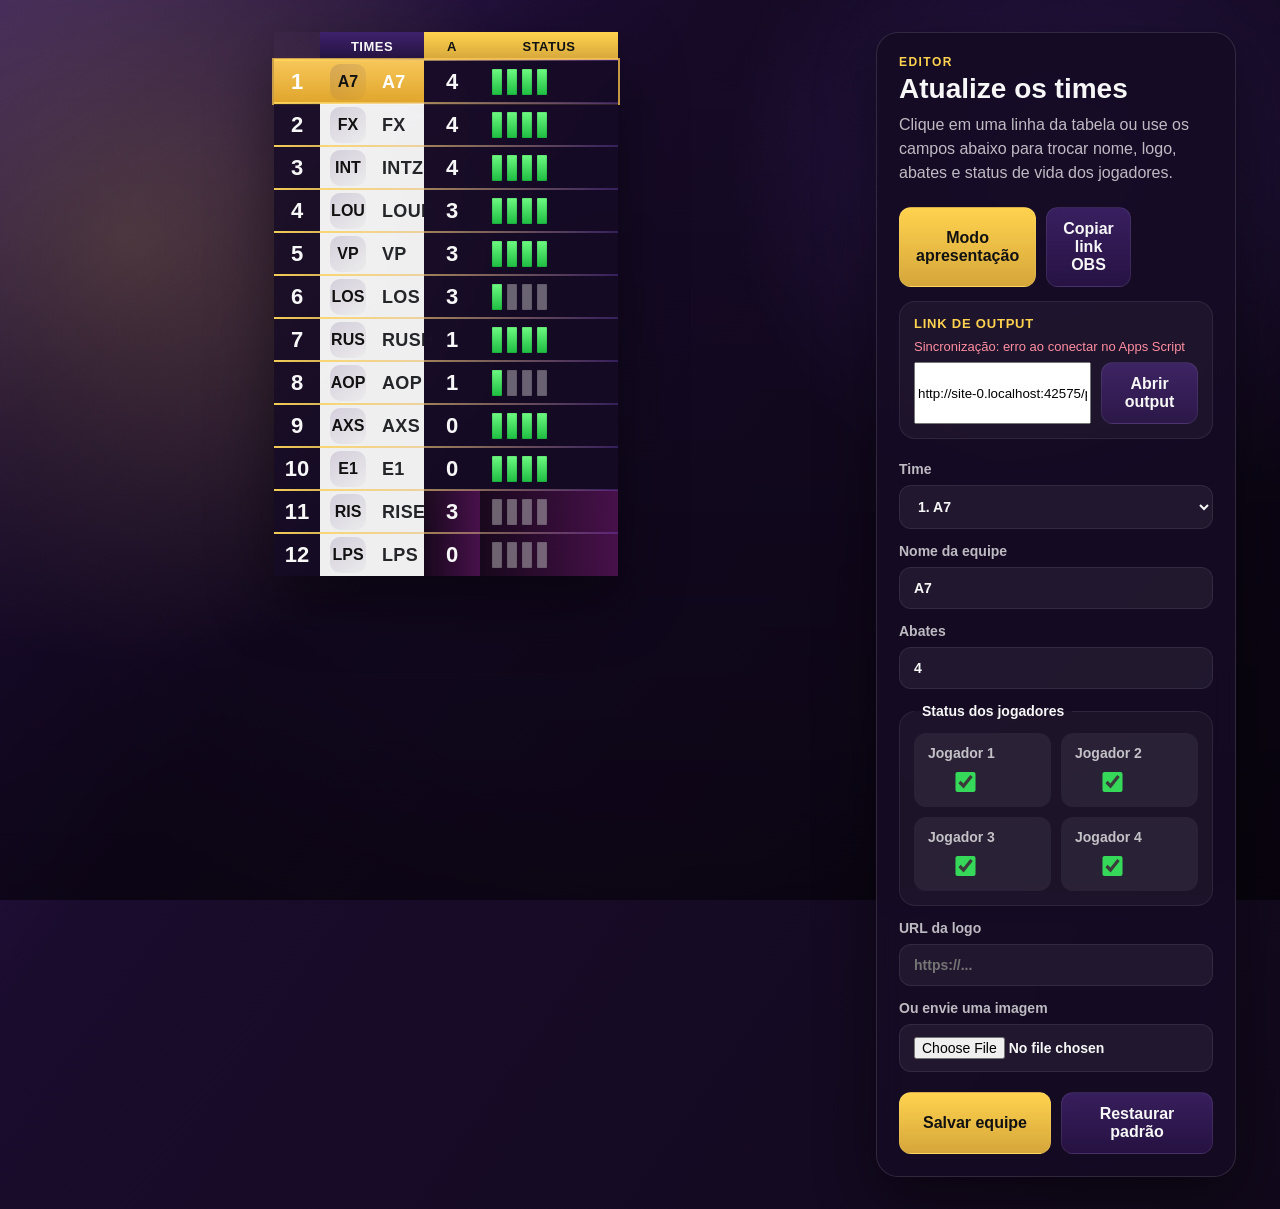
<file: index.html>
<!DOCTYPE html>
<html lang="pt-BR">
<head>
  <meta charset="UTF-8">
  <meta name="viewport" content="width=device-width, initial-scale=1.0">
  <title>Tabela Free Fire</title>
  <link rel="stylesheet" href="style.css">
</head>
<body>
  <main class="page-shell">
    <section class="scoreboard-section">
      <div class="scoreboard-frame">
        <div class="table-header">
          <div class="header-rank"></div>
          <div class="header-team">TIMES</div>
          <div class="header-points">A</div>
          <div class="header-status">STATUS</div>
        </div>

        <div id="scoreboard-body" class="table-body"></div>
      </div>
    </section>

    <aside class="editor-panel">
      <div class="panel-heading">
        <p class="eyebrow">Editor</p>
        <h1>Atualize os times</h1>
        <p class="panel-copy">Clique em uma linha da tabela ou use os campos abaixo para trocar nome, logo, abates e status de vida dos jogadores.</p>
      </div>

      <div class="presentation-actions">
        <button type="button" id="presentation-button" class="save-button">Modo apresentação</button>
        <button type="button" id="copy-output-link-button" class="ghost-button">Copiar link OBS</button>
        <button type="button" id="exit-presentation-button" class="ghost-button exit-button">Sair da apresentação</button>
      </div>

      <div class="output-box">
        <p class="output-label">Link de output</p>
        <p id="sync-status" class="sync-status">Sincronização: local</p>
        <div class="output-row">
          <input id="output-link" type="text" readonly>
          <button type="button" id="open-output-button" class="ghost-button">Abrir output</button>
        </div>
      </div>

      <form id="editor-form" class="editor-form">
        <label>
          Time
          <select id="team-select"></select>
        </label>

        <label>
          Nome da equipe
          <input id="team-name" type="text" maxlength="18" placeholder="Ex: LOUD">
        </label>

        <label>
          Abates
          <input id="team-points" type="number" min="0" max="99" placeholder="0">
        </label>

        <fieldset class="status-fieldset">
          <legend>Status dos jogadores</legend>
          <div class="player-status-grid">
            <label class="status-toggle">
              <span>Jogador 1</span>
              <input id="player-status-1" type="checkbox">
            </label>
            <label class="status-toggle">
              <span>Jogador 2</span>
              <input id="player-status-2" type="checkbox">
            </label>
            <label class="status-toggle">
              <span>Jogador 3</span>
              <input id="player-status-3" type="checkbox">
            </label>
            <label class="status-toggle">
              <span>Jogador 4</span>
              <input id="player-status-4" type="checkbox">
            </label>
          </div>
        </fieldset>

        <label>
          URL da logo
          <input id="team-logo-url" type="url" placeholder="https://...">
        </label>

        <label>
          Ou envie uma imagem
          <input id="team-logo-file" type="file" accept="image/*">
        </label>

        <div class="panel-actions">
          <button type="submit" class="save-button">Salvar equipe</button>
          <button type="button" id="reset-button" class="ghost-button">Restaurar padrão</button>
        </div>
      </form>
    </aside>
  </main>

  <button type="button" id="floating-exit-presentation-button" class="ghost-button floating-exit-button">Sair da apresentação</button>

  <script type="module" src="script.js"></script>
</body>
</html>
</file>
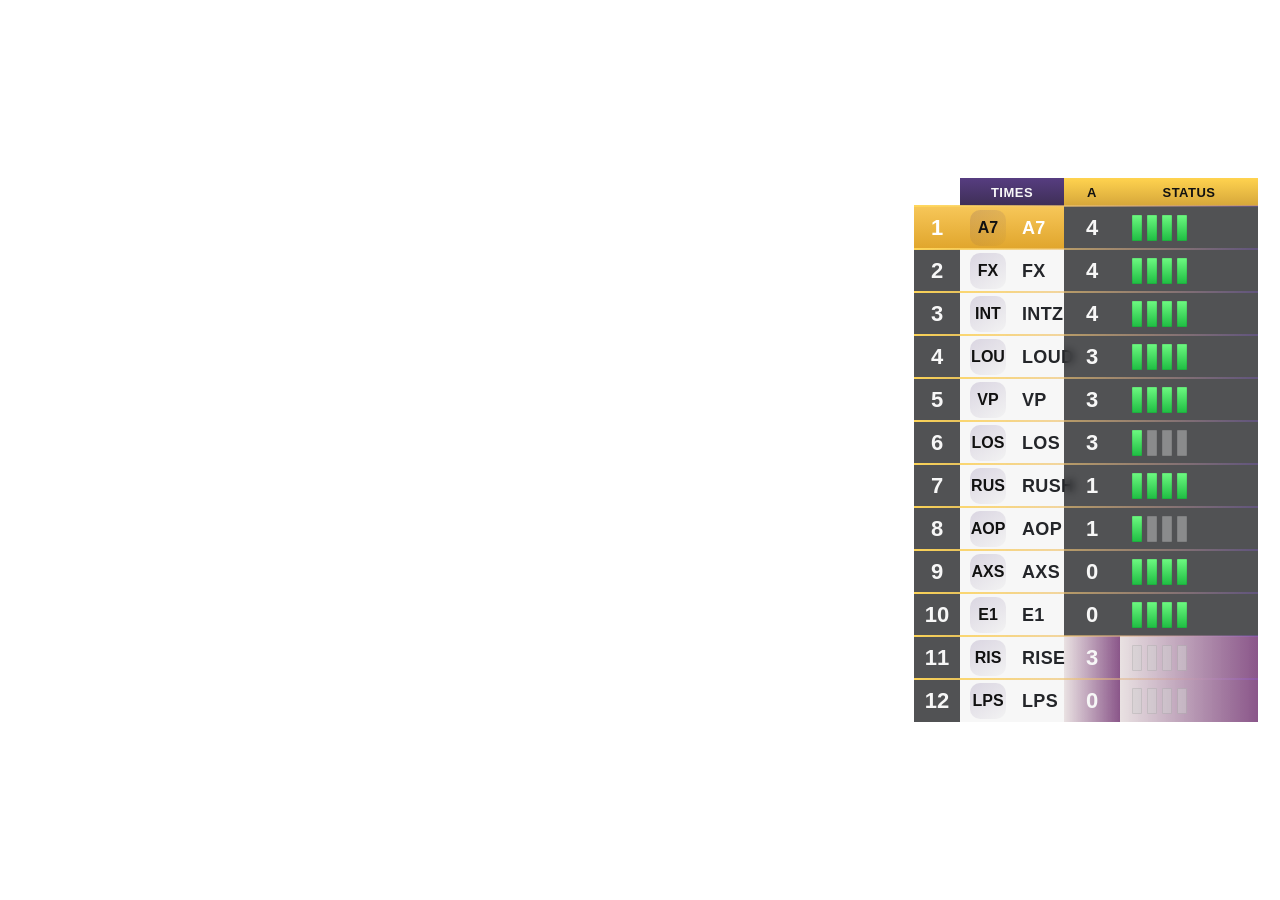
<file: presentation.html>
<!DOCTYPE html>
<html lang="pt-BR">
<head>
  <meta charset="UTF-8">
  <meta name="viewport" content="width=device-width, initial-scale=1.0">
  <title>Overlay Free Fire</title>
  <link rel="stylesheet" href="style.css">
</head>
<body>
  <main class="page-shell presentation-shell">
    <section class="scoreboard-section">
      <div class="scoreboard-frame">
        <div class="table-header">
          <div class="header-rank"></div>
          <div class="header-team">TIMES</div>
          <div class="header-points">A</div>
          <div class="header-status">STATUS</div>
        </div>
        <div id="scoreboard-body" class="table-body"></div>
      </div>
    </section>
  </main>

  <script type="module" src="presentation.js"></script>
</body>
</html>
</file>
<file: style.css>
:root {
  --bg-dark: #110b1b;
  --bg-panel: rgba(22, 12, 36, 0.9);
  --card: rgba(255, 255, 255, 0.08);
  --line: rgba(255, 255, 255, 0.12);
  --white: #f7f7f7;
  --muted: rgba(255, 255, 255, 0.72);
  --yellow: #ffd34f;
  --gold: #d5a63a;
  --purple: #6d39c5;
  --purple-deep: #34175f;
  --green: #37e35a;
  --grey-bar: rgba(208, 208, 208, 0.45);
  --danger: rgba(93, 21, 92, 0.72);
  --row-dark: rgba(22, 11, 38, 0.84);
  --team-col: rgba(247, 247, 247, 0.97);
  --cyan-line: rgba(255, 214, 90, 0.65);
  --shadow: 0 24px 60px rgba(0, 0, 0, 0.45);
}

* {
  box-sizing: border-box;
}

body {
  margin: 0;
  min-height: 100vh;
  font-family: "Segoe UI", Tahoma, Geneva, Verdana, sans-serif;
  color: var(--white);
  background:
    radial-gradient(circle at 10% 20%, rgba(255, 210, 90, 0.28), transparent 28%),
    radial-gradient(circle at 85% 14%, rgba(140, 87, 255, 0.25), transparent 24%),
    linear-gradient(125deg, rgba(62, 27, 113, 0.95), rgba(26, 12, 45, 0.96) 34%, rgba(17, 9, 27, 0.98) 100%),
    #120a1f;
  overflow-x: hidden;
}

html.presentation-active,
html.presentation-active body {
  background: transparent;
}

body::before {
  content: "";
  position: fixed;
  inset: 0;
  background:
    linear-gradient(145deg, rgba(255, 255, 255, 0.06), transparent 24%),
    radial-gradient(circle at 50% 50%, transparent 0 46%, rgba(0, 0, 0, 0.18) 78%),
    linear-gradient(180deg, rgba(0, 0, 0, 0.08), rgba(0, 0, 0, 0.42));
  pointer-events: none;
}

html.presentation-active body::before {
  display: none;
}

.page-shell {
  position: relative;
  z-index: 1;
  display: grid;
  grid-template-columns: minmax(340px, 1fr) minmax(300px, 360px);
  gap: 28px;
  align-items: start;
  max-width: 1240px;
  margin: 0 auto;
  padding: 32px 24px;
}

.scoreboard-section {
  display: flex;
  justify-content: center;
}

.scoreboard-frame {
  width: min(100%, 344px);
  box-shadow: var(--shadow);
  transform-origin: right center;
}

.table-header {
  display: grid;
  grid-template-columns: 46px 104px 56px 1fr;
  align-items: stretch;
  font-family: Impact, Haettenschweiler, "Arial Narrow Bold", sans-serif;
  font-weight: 800;
  letter-spacing: 0.03em;
  text-transform: uppercase;
}

.table-header > div {
  display: flex;
  align-items: center;
  justify-content: center;
  min-height: 28px;
  font-size: 13px;
}

.header-rank {
  background: transparent;
}

.header-team {
  background: linear-gradient(180deg, rgba(63, 34, 111, 0.95), rgba(35, 18, 62, 0.96));
}

.header-points,
.header-status {
  background: linear-gradient(180deg, var(--yellow), var(--gold));
  color: #111;
}

.table-body {
  position: relative;
}

.table-row {
  position: relative;
  display: grid;
  grid-template-columns: 46px 104px 56px 1fr;
  min-height: 43px;
  cursor: pointer;
  transition: transform 0.16s ease, box-shadow 0.16s ease;
}

.table-row:hover {
  transform: translateX(2px);
}

.table-row::after {
  content: "";
  position: absolute;
  left: 0;
  right: 0;
  top: -1px;
  height: 2px;
  background: linear-gradient(90deg, rgba(255, 215, 88, 0.95), rgba(146, 93, 255, 0.26));
}

.table-row.warning .row-rank,
.table-row.warning .row-team {
  background: linear-gradient(180deg, #f7c759, #e0a52c);
  color: #fff;
}

.table-row.danger .row-points,
.table-row.danger .row-status {
  background: linear-gradient(90deg, rgba(77, 13, 18, 0.12), var(--danger));
}

.table-row.selected {
  box-shadow: 0 0 0 2px rgba(255, 201, 79, 0.75);
}

html.presentation-active .table-row.selected {
  box-shadow: none;
}

.row-rank,
.row-points,
.row-status {
  background: var(--row-dark);
}

.row-rank {
  display: flex;
  align-items: center;
  justify-content: center;
  font-family: Impact, Haettenschweiler, "Arial Narrow Bold", sans-serif;
  font-weight: 800;
  font-size: 22px;
}

.row-team {
  display: grid;
  grid-template-columns: 44px 1fr;
  align-items: center;
  gap: 8px;
  background: var(--team-col);
  padding: 0 10px;
  color: #24262a;
}

.team-logo {
  width: 36px;
  height: 36px;
  display: grid;
  place-items: center;
  border-radius: 10px;
  overflow: hidden;
  background: linear-gradient(145deg, rgba(67, 38, 113, 0.16), rgba(24, 26, 30, 0.02));
}

.team-logo img {
  width: 100%;
  height: 100%;
  object-fit: contain;
}

.team-fallback {
  font-family: Impact, Haettenschweiler, "Arial Narrow Bold", sans-serif;
  font-weight: 800;
  font-size: 16px;
  color: #111;
}

.team-name {
  font-family: Impact, Haettenschweiler, "Arial Narrow Bold", sans-serif;
  font-size: 18px;
  font-weight: 800;
  letter-spacing: 0.02em;
  line-height: 1;
}

.row-points {
  display: flex;
  align-items: center;
  justify-content: center;
  font-family: Impact, Haettenschweiler, "Arial Narrow Bold", sans-serif;
  font-size: 22px;
  font-weight: 800;
}

.row-status {
  display: flex;
  align-items: center;
  padding: 0 12px;
}

.status-bars {
  display: grid;
  grid-template-columns: repeat(4, 10px);
  gap: 5px;
}

.status-bar {
  width: 10px;
  height: 26px;
  border-radius: 1px;
  background: var(--grey-bar);
  box-shadow: inset 0 0 0 1px rgba(0, 0, 0, 0.08);
}

.status-bar.active {
  background: linear-gradient(180deg, #6df981 0%, #1ebd42 100%);
}

.editor-panel {
  padding: 22px;
  border: 1px solid var(--line);
  border-radius: 22px;
  background: var(--bg-panel);
  backdrop-filter: blur(14px);
  box-shadow: var(--shadow);
}

.presentation-actions {
  display: grid;
  grid-template-columns: 1fr 1fr 1fr;
  gap: 10px;
  margin-top: 22px;
}

.output-box {
  display: grid;
  gap: 8px;
  margin-top: 14px;
  padding: 14px;
  border: 1px solid rgba(255, 255, 255, 0.08);
  border-radius: 16px;
  background: rgba(255, 255, 255, 0.04);
}

.output-label {
  margin: 0;
  font-size: 13px;
  font-weight: 700;
  color: var(--yellow);
  letter-spacing: 0.06em;
  text-transform: uppercase;
}

.sync-status {
  margin: 0;
  color: var(--muted);
  font-size: 13px;
}

.sync-status.online {
  color: var(--yellow);
}

.sync-status.error {
  color: #ff8ea0;
}

.output-row {
  display: grid;
  grid-template-columns: 1fr auto;
  gap: 10px;
}

.eyebrow {
  margin: 0 0 6px;
  color: var(--yellow);
  font-size: 12px;
  font-weight: 700;
  letter-spacing: 0.12em;
  text-transform: uppercase;
}

.panel-heading h1 {
  margin: 0;
  font-size: 28px;
  line-height: 1;
}

.panel-copy {
  margin: 10px 0 0;
  color: var(--muted);
  line-height: 1.5;
}

.editor-form {
  display: grid;
  gap: 14px;
  margin-top: 22px;
}

.status-fieldset {
  margin: 0;
  padding: 14px;
  border: 1px solid rgba(255, 255, 255, 0.08);
  border-radius: 16px;
  background: rgba(255, 255, 255, 0.04);
}

.status-fieldset legend {
  padding: 0 8px;
  color: var(--white);
  font-size: 14px;
  font-weight: 700;
}

.player-status-grid {
  display: grid;
  grid-template-columns: 1fr 1fr;
  gap: 10px;
}

.status-toggle {
  display: flex;
  align-items: center;
  justify-content: space-between;
  gap: 10px;
  padding: 12px 14px;
  border-radius: 12px;
  background: rgba(255, 255, 255, 0.06);
  color: var(--white);
}

.status-toggle input {
  width: 20px;
  height: 20px;
  accent-color: #35d858;
}

.editor-form label {
  display: grid;
  gap: 8px;
  font-size: 14px;
  font-weight: 600;
  color: var(--muted);
}

.editor-form input,
.editor-form select,
.save-button,
.ghost-button {
  width: 100%;
  border: 1px solid rgba(255, 255, 255, 0.08);
  border-radius: 12px;
  font: inherit;
}

.editor-form input,
.editor-form select {
  padding: 12px 14px;
  color: var(--white);
  background: rgba(255, 255, 255, 0.06);
  outline: none;
}

.editor-form input:focus,
.editor-form select:focus {
  border-color: rgba(248, 187, 45, 0.65);
  box-shadow: 0 0 0 3px rgba(248, 187, 45, 0.14);
}

.panel-actions {
  display: grid;
  grid-template-columns: 1fr 1fr;
  gap: 10px;
  margin-top: 6px;
}

.save-button,
.ghost-button {
  padding: 12px 16px;
  font-weight: 700;
  cursor: pointer;
  transition: transform 0.16s ease, border-color 0.16s ease, background 0.16s ease;
}

.save-button {
  background: linear-gradient(180deg, var(--yellow), var(--gold));
  color: #111;
}

.ghost-button {
  background: linear-gradient(180deg, rgba(121, 69, 205, 0.35), rgba(72, 33, 127, 0.35));
  color: var(--white);
}

.exit-button {
  display: none;
}

.floating-exit-button {
  position: fixed;
  top: 16px;
  right: 16px;
  z-index: 30;
  display: none;
  width: auto;
  min-width: 190px;
  backdrop-filter: blur(10px);
}

.save-button:hover,
.ghost-button:hover {
  transform: translateY(-1px);
}

@keyframes board-slide-in {
  from {
    opacity: 0;
    transform: translateX(90px);
  }

  to {
    opacity: 1;
    transform: translateX(0);
  }
}

@keyframes row-slide-in {
  from {
    opacity: 0;
    transform: translateX(96px);
  }

  to {
    opacity: 1;
    transform: translateX(0);
  }
}

html.presentation-active .page-shell {
  grid-template-columns: 1fr;
  max-width: 100vw;
  min-height: 100vh;
  margin: 0;
  padding: 24px 22px;
  justify-items: end;
  align-items: center;
}

html.presentation-active .scoreboard-section {
  width: 100%;
  justify-content: flex-end;
}

html.presentation-active .scoreboard-frame {
  background: transparent;
  box-shadow: none;
}

html.presentation-active.presentation-animate .scoreboard-frame {
  animation: board-slide-in 0.42s ease-out both;
}

html.presentation-active.presentation-animate .table-row {
  animation: row-slide-in 0.44s ease-out both;
  animation-delay: var(--row-delay, 0ms);
}

html.presentation-active .editor-panel {
  display: none;
}

html.presentation-active .table-row:hover {
  transform: none;
}

html.presentation-active .row-rank,
html.presentation-active .row-points,
html.presentation-active .row-status {
  background: rgba(14, 16, 19, 0.72);
  backdrop-filter: blur(4px);
}

html.presentation-active .row-team {
  background: rgba(247, 247, 247, 0.94);
}

html.presentation-active .table-header .header-team {
  background: linear-gradient(180deg, rgba(63, 34, 111, 0.88), rgba(35, 18, 62, 0.88));
}

html.presentation-active .table-row::after {
  background: linear-gradient(90deg, rgba(255, 214, 88, 0.98), rgba(146, 93, 255, 0.24));
}

html.presentation-active .exit-button {
  display: inline-flex;
}

html.presentation-active .floating-exit-button {
  display: inline-flex;
}

html.overlay-mode .exit-button,
html.overlay-mode .floating-exit-button {
  display: none !important;
}

@media (max-width: 900px) {
  .page-shell {
    grid-template-columns: 1fr;
    justify-items: center;
  }

  .editor-panel {
    width: min(100%, 560px);
  }
}

@media (max-width: 420px) {
  .page-shell {
    padding: 18px 10px 28px;
    gap: 18px;
  }

  .scoreboard-frame {
    width: 100%;
  }

  .table-header,
  .table-row {
    grid-template-columns: 42px 106px 48px 1fr;
  }

  .row-rank {
    font-size: 20px;
  }

  .team-name,
  .row-points {
    font-size: 17px;
  }

  .presentation-actions,
  .output-row,
  .player-status-grid,
  .panel-actions {
    grid-template-columns: 1fr;
  }
}
</file>
